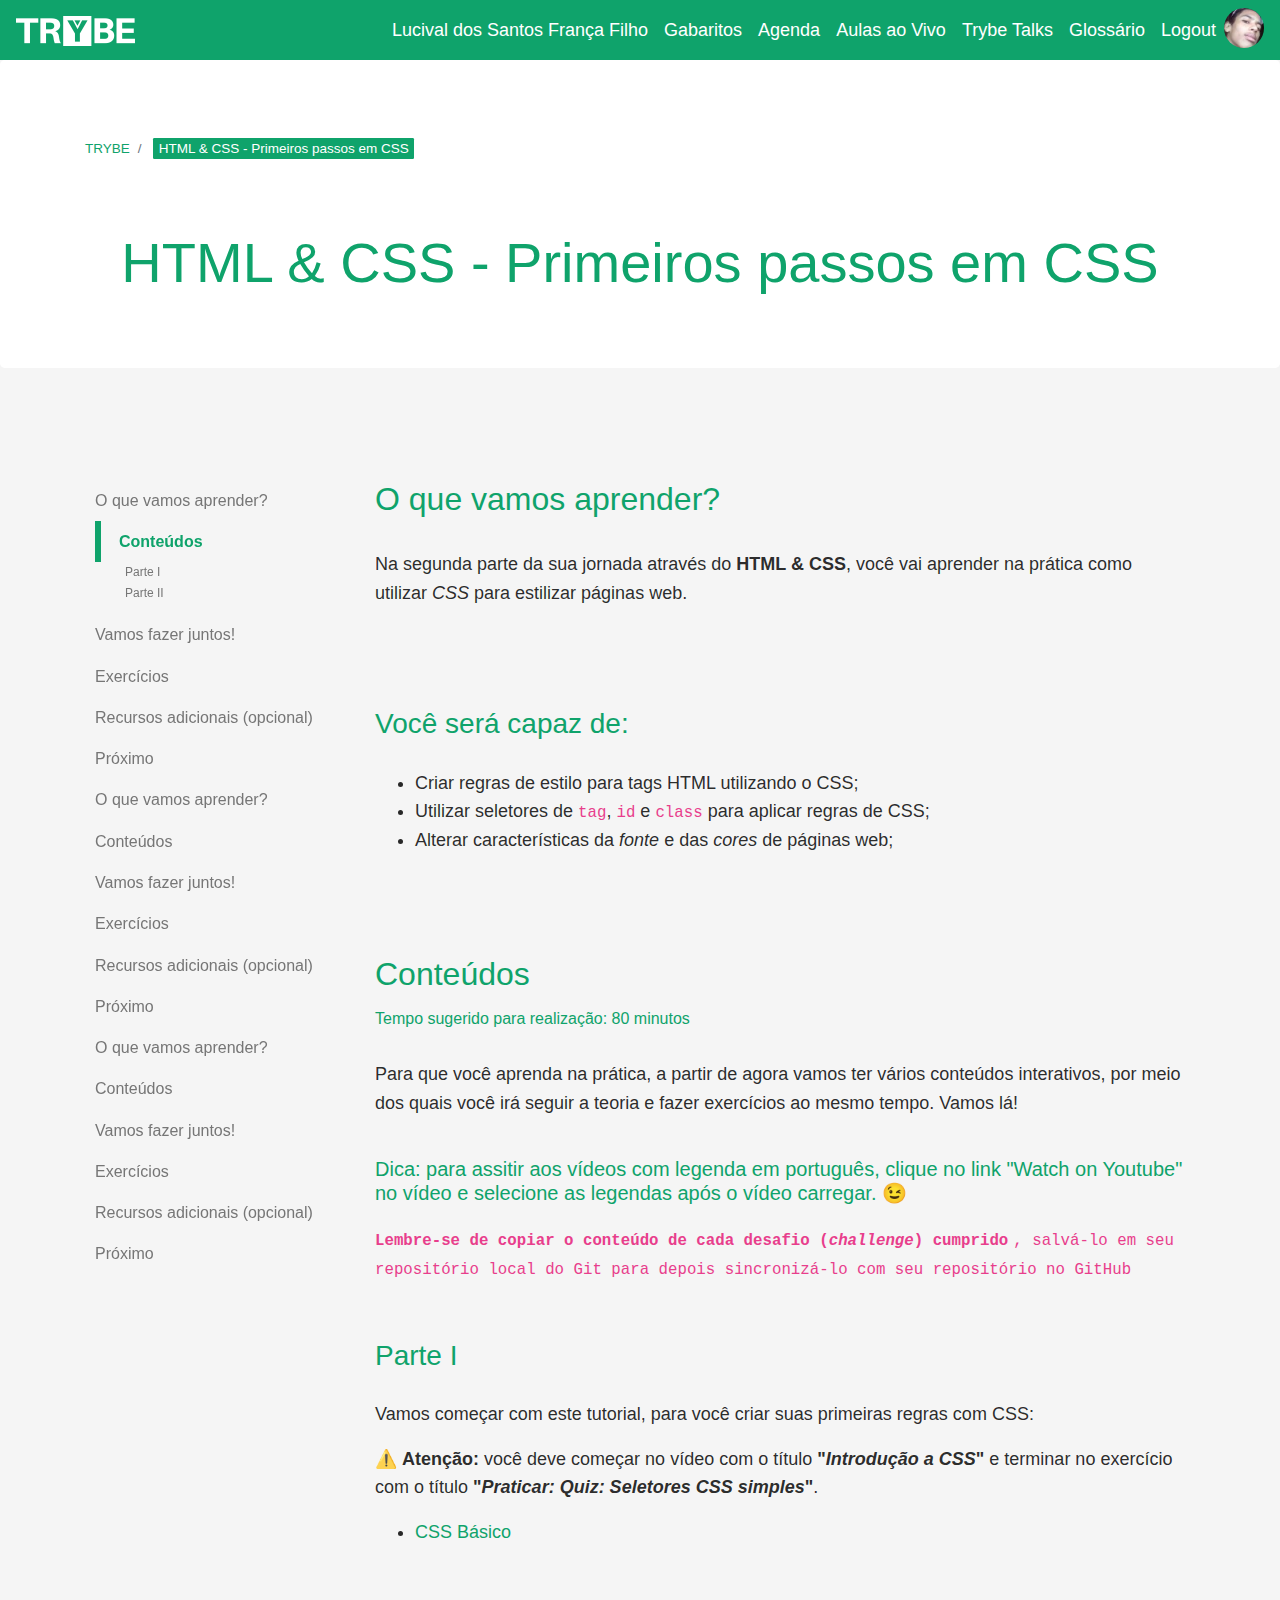
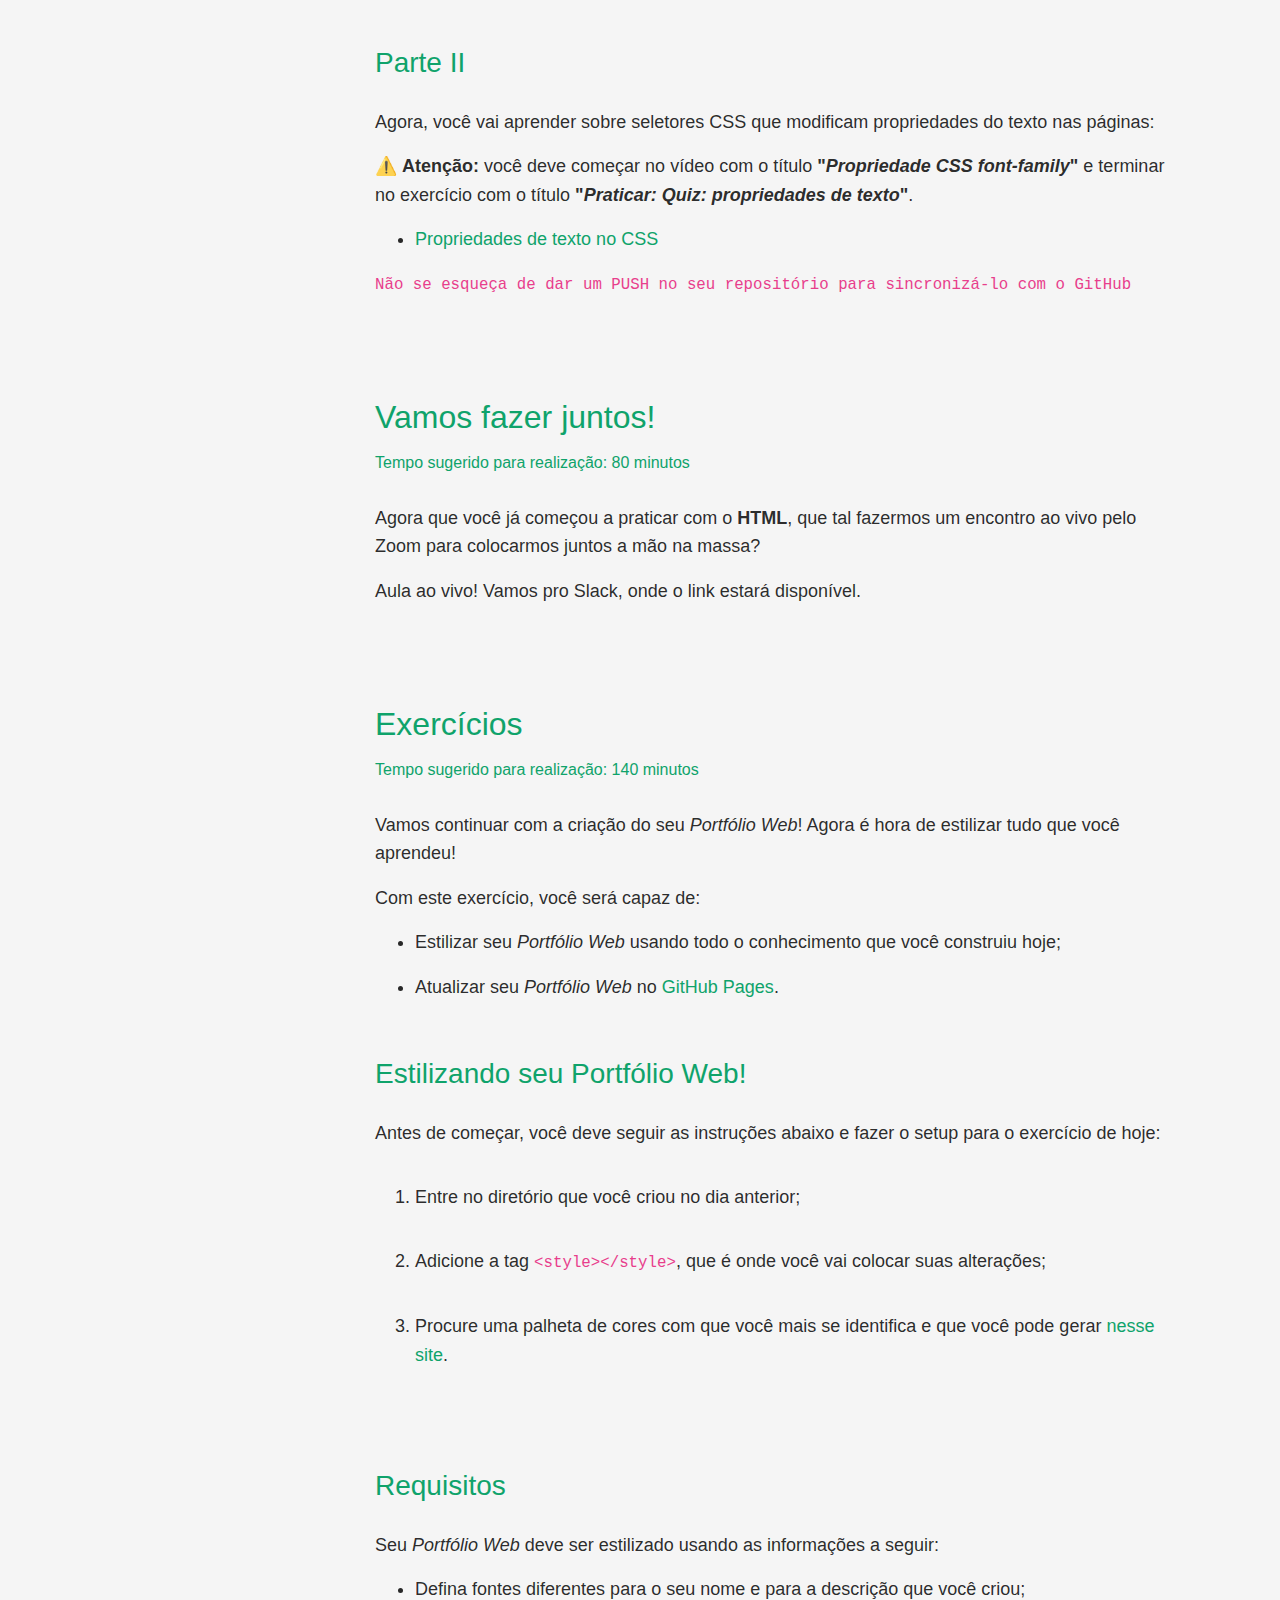
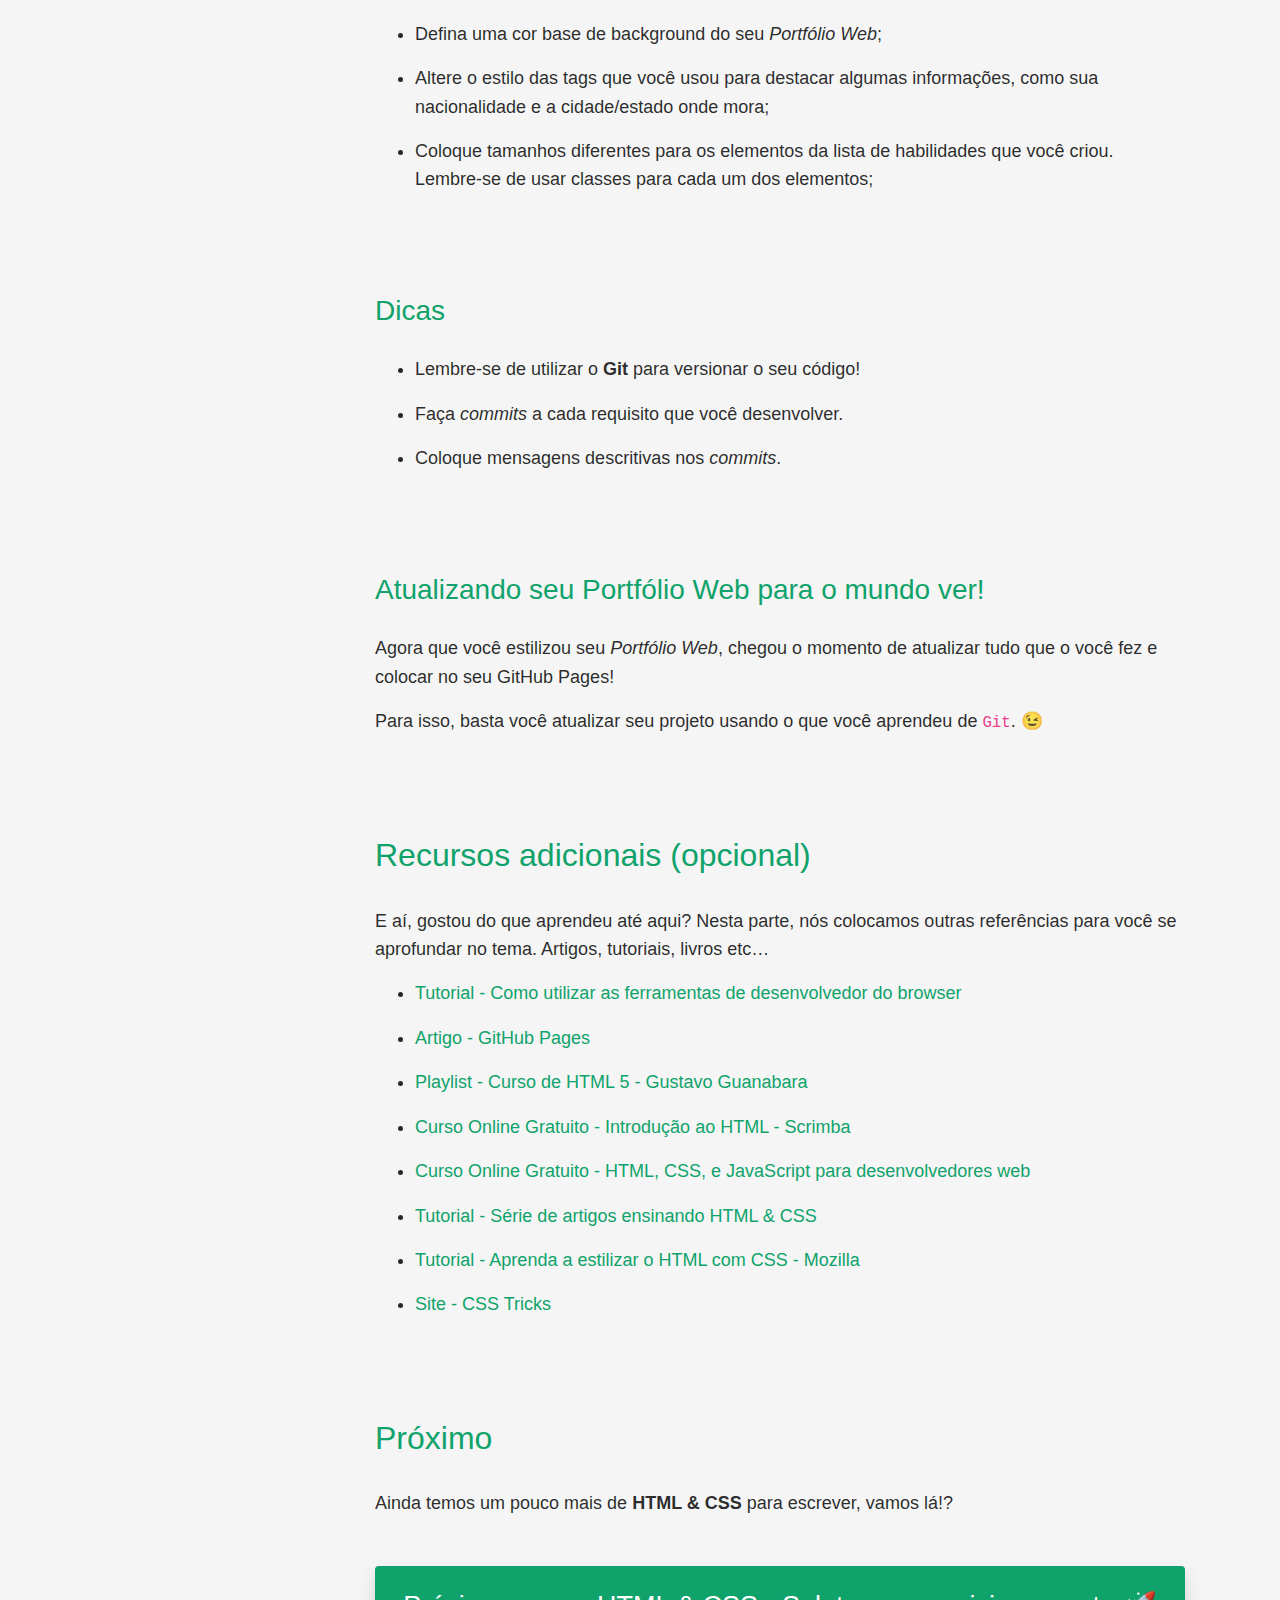
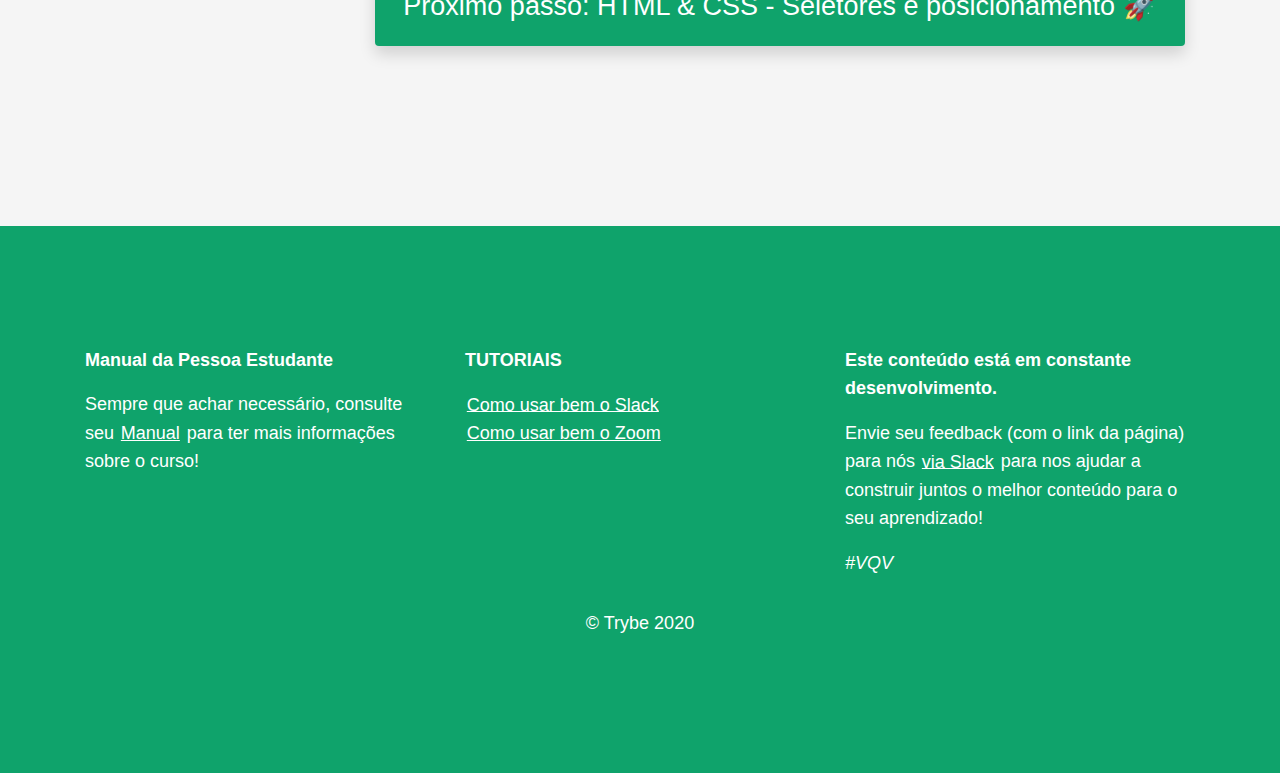
<file: Trybe - HTML & CSS - Primeiros passos em CSS.html>
<!DOCTYPE html>
<!-- saved from url=(0057)https://course.betrybe.com/intro/html-css/html-css-part-2 -->
<html lang="en"><head><meta http-equiv="Content-Type" content="text/html; charset=UTF-8">
    
    <meta http-equiv="X-UA-Compatible" content="IE=edge">
    <meta name="viewport" content="width=device-width, initial-scale=1, shrink-to-fit=no">
    <title>Trybe - HTML &amp; CSS - Primeiros passos em CSS</title>
    <link rel="stylesheet" href="./Trybe - HTML &amp; CSS - Primeiros passos em CSS_files/bootstrap-toc.min.css">
    <link rel="icon" href="https://course.betrybe.com/favicon.png">
    <link rel="stylesheet" href="./Trybe - HTML &amp; CSS - Primeiros passos em CSS_files/app-0e5e8ed39e907fa5ff7e615f7ffbb425.css">
    <script type="text/javascript" id="www-widgetapi-script" src="./Trybe - HTML &amp; CSS - Primeiros passos em CSS_files/www-widgetapi.js" async=""></script><script type="text/javascript" async="" src="./Trybe - HTML &amp; CSS - Primeiros passos em CSS_files/linkid.js"></script><script type="text/javascript" async="" src="./Trybe - HTML &amp; CSS - Primeiros passos em CSS_files/analytics.js"></script><script type="text/javascript" async="" src="./Trybe - HTML &amp; CSS - Primeiros passos em CSS_files/analytics.min.js"></script><script src="./Trybe - HTML &amp; CSS - Primeiros passos em CSS_files/iframe_api"></script><script src="./Trybe - HTML &amp; CSS - Primeiros passos em CSS_files/jquery-3.3.1.slim.min.js" integrity="sha384-q8i/X+965DzO0rT7abK41JStQIAqVgRVzpbzo5smXKp4YfRvH+8abtTE1Pi6jizo" crossorigin="anonymous"></script>
    <script src="./Trybe - HTML &amp; CSS - Primeiros passos em CSS_files/popper.min.js" integrity="sha384-ZMP7rVo3mIykV+2+9J3UJ46jBk0WLaUAdn689aCwoqbBJiSnjAK/l8WvCWPIPm49" crossorigin="anonymous"></script>
    <script src="./Trybe - HTML &amp; CSS - Primeiros passos em CSS_files/bootstrap.min.js" integrity="sha384-ChfqqxuZUCnJSK3+MXmPNIyE6ZbWh2IMqE241rYiqJxyMiZ6OW/JmZQ5stwEULTy" crossorigin="anonymous"></script>
    <script src="./Trybe - HTML &amp; CSS - Primeiros passos em CSS_files/bootstrap-toc.min.js"></script>
    <script src="./Trybe - HTML &amp; CSS - Primeiros passos em CSS_files/ded57e9e0c.js" crossorigin="anonymous"></script><link href="./Trybe - HTML &amp; CSS - Primeiros passos em CSS_files/free-v4-shims.min.css" media="all" rel="stylesheet" id="font-awesome-5-kit-css"><link href="./Trybe - HTML &amp; CSS - Primeiros passos em CSS_files/free-v4-font-face.min.css" media="all" rel="stylesheet" id="font-awesome-5-kit-css"><link href="./Trybe - HTML &amp; CSS - Primeiros passos em CSS_files/free.min.css" media="all" rel="stylesheet" id="font-awesome-5-kit-css">

    <script src="./Trybe - HTML &amp; CSS - Primeiros passos em CSS_files/player.js"></script>
    <script charset="utf-8">
      (function () {
        var tag = document.createElement('script');
        tag.src = "https://www.youtube.com/iframe_api";
        var firstScriptTag = document.getElementsByTagName('script')[0];
        firstScriptTag.parentNode.insertBefore(tag, firstScriptTag);
      })();
    </script>
  <script async="" src="./Trybe - HTML &amp; CSS - Primeiros passos em CSS_files/hotjar-1497837.js"></script><script async="" src="./Trybe - HTML &amp; CSS - Primeiros passos em CSS_files/modules.e631783468c89df9f1b1.js" charset="utf-8"></script><style type="text/css">iframe#_hjRemoteVarsFrame {display: none !important; width: 1px !important; height: 1px !important; opacity: 0 !important; pointer-events: none !important;}</style><style>._hj-mMo1P__styles__resetStyles * {
  line-height: normal;
  font-family: Arial, sans-serif, Tahoma !important;
  text-transform: initial !important;
  letter-spacing: normal !important; }

._hj-mMo1P__styles__resetStyles *::before,
._hj-mMo1P__styles__resetStyles *::after {
  box-sizing: initial; }

._hj-mMo1P__styles__resetStyles div {
  height: auto; }

._hj-mMo1P__styles__resetStyles div,
._hj-mMo1P__styles__resetStyles span,
._hj-mMo1P__styles__resetStyles p,
._hj-mMo1P__styles__resetStyles a,
._hj-mMo1P__styles__resetStyles button {
  font-weight: normal !important; }

._hj-mMo1P__styles__resetStyles div,
._hj-mMo1P__styles__resetStyles span,
._hj-mMo1P__styles__resetStyles p,
._hj-mMo1P__styles__resetStyles a,
._hj-mMo1P__styles__resetStyles img,
._hj-mMo1P__styles__resetStyles strong,
._hj-mMo1P__styles__resetStyles form,
._hj-mMo1P__styles__resetStyles label {
  border: 0;
  font-size: 100%;
  vertical-align: baseline;
  background: transparent;
  margin: 0;
  padding: 0;
  float: none !important; }

._hj-mMo1P__styles__resetStyles span {
  color: inherit; }

._hj-mMo1P__styles__resetStyles ol,
._hj-mMo1P__styles__resetStyles ul,
._hj-mMo1P__styles__resetStyles li {
  list-style: none !important;
  margin: 0 !important;
  padding: 0 !important; }

._hj-mMo1P__styles__resetStyles li:before,
._hj-mMo1P__styles__resetStyles li:after {
  content: none !important; }

._hj-mMo1P__styles__resetStyles hr {
  display: block;
  height: 1px;
  border: 0;
  border-top: 1px solid #ccc;
  margin: 1em 0;
  padding: 0; }

._hj-mMo1P__styles__resetStyles input[type='submit'],
._hj-mMo1P__styles__resetStyles input[type='button'],
._hj-mMo1P__styles__resetStyles button {
  margin: 0;
  padding: 0;
  float: none !important; }

._hj-mMo1P__styles__resetStyles input,
._hj-mMo1P__styles__resetStyles select,
._hj-mMo1P__styles__resetStyles a img {
  vertical-align: middle; }

._hj-10MNR__styles__globalStyles *,
._hj-10MNR__styles__globalStyles *::before,
._hj-10MNR__styles__globalStyles *::after {
  box-sizing: border-box; }

@font-face {
  font-family: 'hotjar';
  src: url(https://script.hotjar.com/font-hotjar_5.fdcf0e.eot);
  src: url(https://script.hotjar.com/font-hotjar_5.fdcf0e.eot#iefix) format("embedded-opentype"), url(https://script.hotjar.com/font-hotjar_5.c9fb91.woff2) format("woff2"), url(https://script.hotjar.com/font-hotjar_5.8598c5.ttf) format("truetype"), url(https://script.hotjar.com/font-hotjar_5.6da396.woff) format("woff"), url(https://script.hotjar.com/font-hotjar_5.a6049d.svg#hotjar) format("svg");
  font-weight: normal;
  font-style: normal; }

@keyframes _hj-CvZ6d__styles__spin {
  0% {
    transform: rotate(0deg); }
  100% {
    transform: rotate(360deg); } }

@keyframes _hj-19ojv__styles__colors {
  0% {
    border-color: #f4364c;
    border-top-color: transparent; }
  25% {
    border-color: #00a2f2;
    border-top-color: transparent; }
  50% {
    border-color: #efb60c;
    border-top-color: transparent; }
  75% {
    border-color: #42ca49;
    border-top-color: transparent; }
  100% {
    border-color: #f4364c;
    border-top-color: transparent; } }

._hj-10MNR__styles__globalStyles p {
  color: inherit !important; }

._hj-10MNR__styles__globalStyles a,
._hj-10MNR__styles__globalStyles a:link,
._hj-10MNR__styles__globalStyles a:hover,
._hj-10MNR__styles__globalStyles a:active {
  color: inherit !important;
  text-decoration: underline; }

._hj-10MNR__styles__globalStyles ._hj-1EbBs__styles__icon {
  speak: none !important;
  font-style: normal !important;
  font-weight: normal !important;
  font-variant: normal !important;
  text-transform: none !important;
  overflow-wrap: normal !important;
  word-break: normal !important;
  word-wrap: normal !important;
  white-space: nowrap !important;
  line-height: normal !important;
  -webkit-font-smoothing: antialiased !important;
  -moz-osx-font-smoothing: grayscale !important;
  vertical-align: middle !important; }

._hj-10MNR__styles__globalStyles ._hj-1EbBs__styles__icon,
._hj-10MNR__styles__globalStyles ._hj-1EbBs__styles__icon:before,
._hj-10MNR__styles__globalStyles ._hj-1EbBs__styles__icon:after,
._hj-10MNR__styles__globalStyles ._hj-1EbBs__styles__icon *,
._hj-10MNR__styles__globalStyles ._hj-1EbBs__styles__icon *:before,
._hj-10MNR__styles__globalStyles ._hj-1EbBs__styles__icon *:after {
  font-family: 'hotjar' !important;
  display: inline-block !important;
  direction: ltr !important; }

._hj-10MNR__styles__globalStyles ._hj-1EbBs__styles__icon:before {
  color: inherit !important; }

._hj-10MNR__styles__globalStyles ._hj-WPdPO__styles__iconX:before {
  content: '\E803'; }

._hj-10MNR__styles__globalStyles ._hj-2WW4P__styles__iconOk:before {
  content: '\E804'; }

._hj-10MNR__styles__globalStyles ._hj-34EZP__styles__iconError:before {
  content: '\E90C'; }

._hj-10MNR__styles__globalStyles ._hj-lAAAw__styles__iconLogo:before {
  content: '\E806'; }

._hj-10MNR__styles__globalStyles ._hj-FxxIA__styles__surveyIcons {
  background-repeat: no-repeat;
  width: 16px;
  height: 16px;
  display: inline-block !important;
  zoom: 1;
  vertical-align: middle; }

._hj-widget-theme-light ._hj-10MNR__styles__globalStyles ._hj-FxxIA__styles__surveyIcons {
  background-image: url(https://script.hotjar.com/widget_icons_light.ddcd59.png); }

._hj-widget-theme-dark ._hj-10MNR__styles__globalStyles ._hj-FxxIA__styles__surveyIcons {
  background-image: url(https://script.hotjar.com/widget_icons_dark.3a8118.png); }

._hj-10MNR__styles__globalStyles ._hj-1oY0c__styles__inputField {
  font-family: Arial, sans-serif, Tahoma;
  font-size: 14px;
  color: #333 !important;
  padding: 6px !important;
  text-indent: 0 !important;
  height: 30px;
  width: 100%;
  min-width: 100%;
  background: white;
  border: 1px solid !important;
  outline: none !important;
  max-width: none !important;
  float: none;
  border-radius: 3px; }

._hj-10MNR__styles__globalStyles ._hj-2xXAa__styles__textarea {
  resize: none;
  height: 100px; }

._hj-10MNR__styles__globalStyles ._hj-12tLZ__styles__basicButton, ._hj-10MNR__styles__globalStyles ._hj-21tno__styles__primaryButton {
  cursor: pointer;
  text-decoration: none;
  text-transform: capitalize;
  font-size: 13px;
  font-weight: bold;
  padding: 7px 10px;
  border: 0;
  outline: 0;
  display: inline-block;
  vertical-align: top;
  width: auto;
  zoom: 1;
  transition: all 0.2s ease-in-out;
  box-shadow: 0 2px 3px 0 rgba(0, 0, 0, 0.15);
  border-radius: 3px;
  color: white; }
  ._hj-10MNR__styles__globalStyles ._hj-12tLZ__styles__basicButton:hover, ._hj-10MNR__styles__globalStyles ._hj-21tno__styles__primaryButton:hover, ._hj-10MNR__styles__globalStyles ._hj-12tLZ__styles__basicButton:focus, ._hj-10MNR__styles__globalStyles ._hj-21tno__styles__primaryButton:focus, ._hj-10MNR__styles__globalStyles ._hj-12tLZ__styles__basicButton:active, ._hj-10MNR__styles__globalStyles ._hj-21tno__styles__primaryButton:active {
    background: #00a251; }
  ._hj-10MNR__styles__globalStyles ._hj-12tLZ__styles__basicButton[disabled], ._hj-10MNR__styles__globalStyles ._hj-21tno__styles__primaryButton[disabled] {
    cursor: default; }

._hj-10MNR__styles__globalStyles ._hj-21tno__styles__primaryButton {
  font-size: 13px !important;
  font-weight: bold !important;
  padding: 7px 10px !important;
  border: 0 !important;
  outline: 0 !important;
  min-height: initial !important;
  width: auto !important;
  min-width: initial !important;
  background: #00c764 !important; }
  ._hj-10MNR__styles__globalStyles ._hj-21tno__styles__primaryButton:hover, ._hj-10MNR__styles__globalStyles ._hj-21tno__styles__primaryButton:focus, ._hj-10MNR__styles__globalStyles ._hj-21tno__styles__primaryButton:active {
    background: #00a251 !important; }

._hj-10MNR__styles__globalStyles ._hj-2VnCa__styles__clearButton {
  cursor: pointer;
  text-decoration: underline;
  font-size: 13px !important;
  padding: 7px 10px !important;
  border: 0 !important; }
  ._hj-10MNR__styles__globalStyles ._hj-2VnCa__styles__clearButton, ._hj-10MNR__styles__globalStyles ._hj-2VnCa__styles__clearButton:hover, ._hj-10MNR__styles__globalStyles ._hj-2VnCa__styles__clearButton:focus, ._hj-10MNR__styles__globalStyles ._hj-2VnCa__styles__clearButton:active {
    background: transparent !important; }

._hj-10MNR__styles__globalStyles ._hj-29HmU__styles__answersContentWrapper {
  padding: 0 12px 12px 12px; }

._hj-10MNR__styles__globalStyles ._hj-1KgX2__styles__spinner {
  border: 1px solid rgba(0, 0, 0, 0.6);
  border-top-color: transparent !important;
  border-radius: 50%;
  transform: rotate(0deg);
  animation: _hj-CvZ6d__styles__spin 0.4s linear infinite, _hj-19ojv__styles__colors 5.6s ease-in-out infinite; }

._hj-2xXAa__styles__textarea { }

._hj-WPdPO__styles__iconX,
._hj-2WW4P__styles__iconOk,
._hj-34EZP__styles__iconError,
._hj-lAAAw__styles__iconLogo { }

._hj-3v_Mp__styles__rtl,
._hj-3v_Mp__styles__rtl * {
  direction: rtl !important; }
</style><style>._hj-3Qhhk__Notification__container {
  font-family: "Open Sans", Helvetica, Arial, sans-serif, Tahoma !important;
  transition-duration: 350ms;
  opacity: 0;
  transform: scale(0.9);
  display: flex;
  background: #263345;
  border-radius: 2px;
  position: fixed;
  z-index: 2147483646;
  top: 20px;
  left: 20px;
  width: 400px;
  padding: 25px;
  box-shadow: "0 2px 4px 0 rgba(0,0,0,.3)"; }
  ._hj-3Qhhk__Notification__container * {
    font-family: "Open Sans", Helvetica, Arial, sans-serif, Tahoma !important; }

._hj-ldyOW__Notification__active {
  opacity: 1;
  transform: scale(1); }

._hj-3e98A__Notification__status {
  margin: 0 20px 0 0;
  border-radius: 50%;
  min-width: 50px;
  height: 50px;
  box-shadow: "0 2px 4px 0 rgba(0,0,0,.3)"; }

._hj-2rMkS__Notification__good {
  background: url("[data-uri]") no-repeat 52% 53% #3acc40;
  background-size: 25px 18px; }

._hj-38oE1__Notification__bad {
  background: url("[data-uri]") no-repeat center center #ea4031;
  background-size: 6px 30px; }

._hj-1Zxo9__Notification__warning {
  background: url("[data-uri]") no-repeat center center #f39c11;
  background-size: 6px 30px; }

._hj-1h3WZ__Notification__content {
  color: #dedede;
  font-size: 13px; }

._hj-2KcMV__Notification__title {
  color: white;
  font-size: 16px;
  font-weight: bold;
  margin-bottom: 4px; }

._hj-3-rwN__Notification__close {
  position: absolute;
  top: 15px;
  right: 15px;
  font-size: 22px;
  color: white;
  cursor: pointer;
  line-height: 11px; }
</style></head>
  <body>
    <nav class="navbar navbar-expand-lg navbar-green">
      <a class="navbar-brand" href="https://course.betrybe.com/">
        <img src="./Trybe - HTML &amp; CSS - Primeiros passos em CSS_files/logo_white.png">
      </a>
      <button class="navbar-toggler" type="button" data-toggle="collapse" data-target="#navbarSupportedContent" aria-controls="navbarSupportedContent" aria-expanded="false" aria-label="Toggle navigation">
        <span class="navbar-toggler-icon"></span>
      </button>

      <div class="collapse navbar-collapse" id="navbarSupportedContent">
<ul class="navbar-nav ml-auto course-nav">
  <li>
    <span class="nav-link">Lucival dos Santos França Filho</span>
  </li>
  <li>
<a class="nav-link" href="https://course.betrybe.com/solutions">Gabaritos</a>  </li>
  <li>
<a class="nav-link" href="https://course.betrybe.com/calendar">Agenda</a>  </li>
  <li>
<a class="nav-link" href="https://course.betrybe.com/live-lectures">Aulas ao Vivo</a>  </li>
  <li>
<a class="nav-link" href="https://course.betrybe.com/trybe-talks">Trybe Talks</a>  </li>
  <li>
<a class="nav-link" href="https://course.betrybe.com/real-life-engineer/glossary">Glossário</a>  </li>
  <li>
<a class="nav-link" href="https://course.betrybe.com/logout" title="Logout">Logout</a>  </li>
  <li>
<img alt="avatar image" class="rounded-circle z-depth-0" height="40" src="./Trybe - HTML &amp; CSS - Primeiros passos em CSS_files/7199e5c08bb2af4cc513a74279260700.jpeg">  </li>
</ul>
      </div>
    </nav>

    <div id="content">
<div class="jumbotron">
  <div class="container">
    <nav aria-label="breadcrumb">
      <ol class="breadcrumb">
        <li class="breadcrumb-item">
          <a href="https://course.betrybe.com/">TRYBE</a>
        </li>
        <li class="breadcrumb-item active">
          <a href="https://course.betrybe.com/intro/html-css/html-css-part-2">HTML &amp; CSS - Primeiros passos em CSS</a>
        </li>
      </ol>
    </nav>

    <h1 class="display-4 text-center">HTML &amp; CSS - Primeiros passos em CSS</h1>
  </div>
</div>

  <div class="container">
    <div class="row main-content">
      <div class="col-sm-3">
        <nav id="toc" class="sticky-top" data-toggle="toc"><ul class="nav navbar-nav"><li><a class="nav-link" href="https://course.betrybe.com/intro/html-css/html-css-part-2#o-que-vamos-aprender">O que vamos aprender?</a><ul class="nav navbar-nav"><li><a class="nav-link" href="https://course.betrybe.com/intro/html-css/html-css-part-2#voc%C3%AA-ser%C3%A1-capaz-de">Você será capaz de:</a></li></ul></li><li><a class="nav-link active" href="https://course.betrybe.com/intro/html-css/html-css-part-2#conte%C3%BAdos">Conteúdos</a><ul class="nav navbar-nav"><li><a class="nav-link" href="https://course.betrybe.com/intro/html-css/html-css-part-2#parte-i">Parte I</a></li><li><a class="nav-link" href="https://course.betrybe.com/intro/html-css/html-css-part-2#parte-ii">Parte II</a></li></ul></li><li><a class="nav-link" href="https://course.betrybe.com/intro/html-css/html-css-part-2#vamos-fazer-juntos">Vamos fazer juntos!</a></li><li><a class="nav-link" href="https://course.betrybe.com/intro/html-css/html-css-part-2#exerc%C3%ADcios">Exercícios</a><ul class="nav navbar-nav"><li><a class="nav-link" href="https://course.betrybe.com/intro/html-css/html-css-part-2#estilizando-seu-portf%C3%B3lio-web">Estilizando seu Portfólio Web!</a></li><li><a class="nav-link" href="https://course.betrybe.com/intro/html-css/html-css-part-2#requisitos">Requisitos</a></li><li><a class="nav-link" href="https://course.betrybe.com/intro/html-css/html-css-part-2#dicas">Dicas</a></li><li><a class="nav-link" href="https://course.betrybe.com/intro/html-css/html-css-part-2#atualizando-seu-portf%C3%B3lio-web-para-o-mundo-ver">Atualizando seu Portfólio Web para o mundo ver!</a></li></ul></li><li><a class="nav-link" href="https://course.betrybe.com/intro/html-css/html-css-part-2#recursos-adicionais-opcional">Recursos adicionais (opcional)</a></li><li><a class="nav-link" href="https://course.betrybe.com/intro/html-css/html-css-part-2#pr%C3%B3ximo">Próximo</a></li></ul></nav>
      </div>
      <article class="article col-sm-9">
<h2 id="o-que-vamos-aprender">O que vamos aprender?</h2>
<p>Na segunda parte da sua jornada através do <strong>HTML &amp; CSS</strong>, você vai aprender na prática como utilizar <em>CSS</em> para estilizar páginas web.</p>
<hr class="thin">
<h3 id="você-será-capaz-de">Você será capaz de:</h3>
<ul>
<li>Criar regras de estilo para tags HTML utilizando o CSS;
</li>
<li>Utilizar seletores de <code class="inline">tag</code>, <code class="inline">id</code> e <code class="inline">class</code> para aplicar regras de CSS;
</li>
<li>Alterar características da <em>fonte</em> e das <em>cores</em> de páginas web;
</li>
</ul>
<hr class="thin">
<h2 id="conteúdos">Conteúdos</h2>
<h6>Tempo sugerido para realização: 80 minutos</h6>
<p>Para que você aprenda na prática, a partir de agora vamos ter vários conteúdos interativos, por meio dos quais você irá seguir a teoria e fazer exercícios ao mesmo tempo. Vamos lá!</p>
<h5>Dica: para assitir aos vídeos com legenda em português, clique no link "Watch on Youtube" no vídeo e selecione as legendas após o vídeo carregar. 😉</h5>
<p><strong><code class="inline">Lembre-se de copiar o conteúdo de cada desafio (</code><em><code class="inline">challenge</code></em><code class="inline">) cumprido</code></strong> <code class="inline">, salvá-lo em seu repositório local do Git para depois sincronizá-lo com seu repositório no GitHub</code></p>
<h3 id="parte-i">Parte I</h3>
<p>Vamos começar com este tutorial, para você criar suas primeiras regras com CSS:</p>
<p>⚠ <strong>Atenção:</strong> você deve começar no vídeo com o título <strong>"<em>Introdução a CSS</em>"</strong> e terminar no exercício com o título <strong>"<em>Praticar: Quiz: Seletores CSS simples</em>"</strong>.</p>
<ul>
<li><a href="https://pt.khanacademy.org/computing/computer-programming/html-css/intro-to-css/pt/css-basics" class="external-link" rel="noreferrer noopener" target="_blank">CSS Básico</a>
</li>
</ul>
<hr class="thin">
<h3 id="parte-ii">Parte II</h3>
<p>Agora, você vai aprender sobre seletores CSS que modificam propriedades do texto nas páginas:</p>
<p>⚠ <strong>Atenção:</strong> você deve começar no vídeo com o título <strong>"<em>Propriedade CSS font-family</em>"</strong> e terminar no exercício com o título <strong>"<em>Praticar: Quiz: propriedades de texto</em>"</strong>.</p>
<ul>
<li><a href="https://pt.khanacademy.org/computing/computer-programming/html-css/css-text-properties/pt/css-font-family-property" class="external-link" rel="noreferrer noopener" target="_blank">Propriedades de texto no CSS</a>
</li>
</ul>
<p><code class="inline">Não se esqueça de dar um PUSH no seu repositório para sincronizá-lo com o GitHub</code></p>
<hr class="thin">
<h2 id="vamos-fazer-juntos">Vamos fazer juntos!</h2>
<h6>Tempo sugerido para realização: 80 minutos</h6>
<p>Agora que você já começou a praticar com o <strong>HTML</strong>, que tal fazermos um encontro ao vivo pelo Zoom para colocarmos juntos a mão na massa?</p>
<p>Aula ao vivo! Vamos pro Slack, onde o link estará disponível.</p>
<hr class="thin">
<h2 id="exercícios">Exercícios</h2>
<h6>Tempo sugerido para realização: 140 minutos</h6>
<p>Vamos continuar com a criação do seu <em>Portfólio Web</em>! Agora é hora de estilizar tudo que você aprendeu!</p>
<p>Com este exercício, você será capaz de:</p>
<ul>
<li><p>Estilizar seu <em>Portfólio Web</em> usando todo o conhecimento que você construiu hoje;</p>
</li>
<li><p>Atualizar seu <em>Portfólio Web</em> no <a href="https://pages.github.com/" class="external-link" rel="noreferrer noopener" target="_blank">GitHub Pages</a>.</p>
</li>
</ul>
<h3 id="estilizando-seu-portfólio-web">Estilizando seu Portfólio Web!</h3>
<p>Antes de começar, você deve seguir as instruções abaixo e fazer o setup para o exercício de hoje:</p>
<ol>
<li>Entre no diretório que você criou no dia anterior;
</li>
<li>Adicione a tag <code class="inline">&lt;style&gt;&lt;/style&gt;</code>, que é onde você vai colocar suas alterações;
</li>
<li>Procure uma palheta de cores com que você mais se identifica e que você pode gerar  <a href="https://coolors.co/" class="external-link" rel="noreferrer noopener" target="_blank">nesse site</a>.
</li>
</ol>
<hr class="thin">
<h3 id="requisitos">Requisitos</h3>
<p>Seu <em>Portfólio Web</em> deve ser estilizado usando as informações a seguir:</p>
<ul>
<li><p>Defina fontes diferentes para o seu nome e para a descrição que você criou;</p>
</li>
<li><p>Defina uma cor base de background do seu <em>Portfólio Web</em>;</p>
</li>
<li><p>Altere o estilo das tags que você usou para destacar algumas informações, como sua nacionalidade e a cidade/estado onde mora;</p>
</li>
<li><p>Coloque tamanhos diferentes para os elementos da lista de habilidades que você criou. Lembre-se de usar classes para cada um dos elementos;</p>
</li>
</ul>
<hr class="thin">
<h3 id="dicas">Dicas</h3>
<ul>
<li><p>Lembre-se de utilizar o <strong>Git</strong> para versionar o seu código!</p>
</li>
<li><p>Faça <em>commits</em> a cada requisito que você desenvolver.</p>
</li>
<li><p>Coloque mensagens descritivas nos <em>commits</em>.</p>
</li>
</ul>
<hr class="thin">
<h3 id="atualizando-seu-portfólio-web-para-o-mundo-ver">Atualizando seu Portfólio Web para o mundo ver!</h3>
<p>Agora que você estilizou seu <em>Portfólio Web</em>, chegou o momento de atualizar tudo que o você fez e colocar no seu GitHub Pages!</p>
<p>Para isso, basta você atualizar seu projeto usando o que você aprendeu de <code class="inline">Git</code>. 😉</p>
<hr class="thin">
<h2 id="recursos-adicionais-opcional">Recursos adicionais (opcional)</h2>
<p>E aí, gostou do que aprendeu até aqui? Nesta parte, nós colocamos outras referências para você se aprofundar no tema. Artigos, tutoriais, livros etc…</p>
<ul>
<li><p><a href="https://www.khanacademy.org/computing/computer-programming/html-css/web-development-tools/a/using-the-browser-developer-tools" class="external-link" rel="noreferrer noopener" target="_blank">Tutorial - Como utilizar as ferramentas de desenvolvedor do browser</a></p>
</li>
<li><p><a href="http://jmcglone.com/guides/github-pages/" class="external-link" rel="noreferrer noopener" target="_blank">Artigo - GitHub Pages</a></p>
</li>
<li><p><a href="https://www.youtube.com/playlist?list=PLHz_AreHm4dlAnJ_jJtV29RFxnPHDuk9o" class="external-link" rel="noreferrer noopener" target="_blank">Playlist - Curso de HTML 5 - Gustavo Guanabara</a></p>
</li>
<li><p><a href="https://scrimba.com/g/ghtml" class="external-link" rel="noreferrer noopener" target="_blank">Curso Online Gratuito - Introdução ao HTML - Scrimba</a></p>
</li>
<li><p><a href="https://www.coursera.org/learn/html-css-javascript-for-web-developers/home/welcome" class="external-link" rel="noreferrer noopener" target="_blank">Curso Online Gratuito - HTML, CSS, e JavaScript para desenvolvedores web</a></p>
</li>
<li><p><a href="https://internetingishard.com/" class="external-link" rel="noreferrer noopener" target="_blank">Tutorial - Série de artigos ensinando HTML &amp; CSS</a></p>
</li>
<li><p><a href="https://developer.mozilla.org/en-US/docs/Learn/CSS" class="external-link" rel="noreferrer noopener" target="_blank">Tutorial - Aprenda a estilizar o HTML com CSS - Mozilla</a></p>
</li>
<li><p><a href="https://css-tricks.com/" class="external-link" rel="noreferrer noopener" target="_blank">Site - CSS Tricks</a></p>
</li>
</ul>
<hr class="thin">
<h2 id="próximo">Próximo</h2>
<p>Ainda temos um pouco mais de <strong>HTML &amp; CSS</strong> para escrever, vamos lá!?</p>
<p><a class="shadow btn-green btn btn-block mt-5" href="https://course.betrybe.com/intro/html-css/html-css-part-3">Próximo passo: HTML &amp; CSS - Seletores e posicionamento 🚀</a></p>
<hr class="thin">
      </article>
    </div>
  </div>
    </div>

    <footer id="footer" class="footer footer-green">
      <div class="container text-center text-md-left">
<div class="row">
  <div class="col-md-4 mb-md-0 mb-3">
    <p class="font-weight-bold">Manual da Pessoa Estudante</p>
    <p>
      Sempre que achar necessário, consulte seu <a class="footer-link" href="https://sites.google.com/betrybe.com/manualdoestudantebetrybecom" target="_blank" rel="noopener noreferrer">Manual</a> para ter mais informações sobre o curso!
    </p>
  </div>
  <hr class="clearfix w-100 d-md-none pb-3">
  <div class="col-md-4 mb-md-0 mb-3">
    <p class="text-uppercase font-weight-bold">Tutoriais</p>
    <ul class="list-unstyled">
      <li>
        <a class="footer-link" href="https://course.betrybe.com/tutorials/slack">
          Como usar bem o Slack
        </a>
      </li>
      <li>
        <a class="footer-link" href="https://course.betrybe.com/tutorials/zoom">
          Como usar bem o Zoom
        </a>
      </li>
    </ul>
  </div>
  <hr class="clearfix w-100 d-md-none pb-3">
  <div class="col-md-4 mt-md-0 mt-3">
    <p class="font-weight-bold">
      Este conteúdo está em constante desenvolvimento.
    </p>
    <p>
      Envie seu feedback (com o link da página) para nós <a class="footer-link" href="slack://channel?id=CMRKEQW7N&amp;team=TMDDFEPFU" target="_blank" rel="noopener noreferrer">via
        Slack</a> para nos ajudar a construir juntos o melhor
      conteúdo para o seu aprendizado!
    </p>
    <p class="font-italic">
      #VQV
    </p>
  </div>
</div>
      </div>
      <div class="footer-copyright text-center py-3">
        © Trybe 2020
      </div>
    </footer>

    <script type="text/javascript" src="./Trybe - HTML &amp; CSS - Primeiros passos em CSS_files/app-f4b34b437893b3d8b2ff68a9dc201095.js"></script>

  

<iframe name="_hjRemoteVarsFrame" title="_hjRemoteVarsFrame" id="_hjRemoteVarsFrame" src="./Trybe - HTML &amp; CSS - Primeiros passos em CSS_files/box-469cf41adb11dc78be68c1ae7f9457a4.html" style="display: none !important; width: 1px !important; height: 1px !important; opacity: 0 !important; pointer-events: none !important;"></iframe></body></html>
</file>
